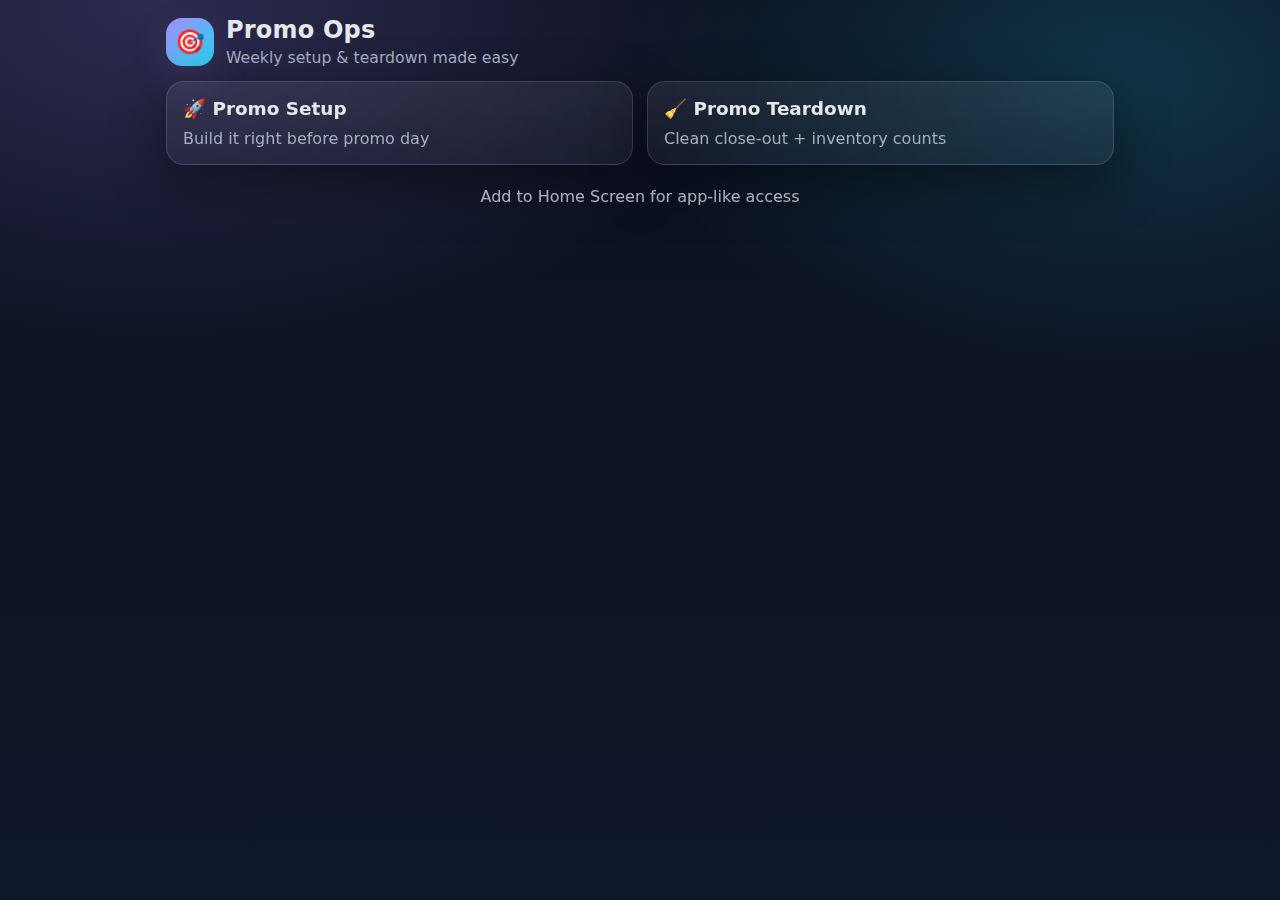
<file: index.html>
<!doctype html>
<html lang="en">
<head>
  <meta charset="utf-8" />
  <meta name="viewport" content="width=device-width, initial-scale=1" />
  <title>Promo Ops</title>
  <link rel="stylesheet" href="./styles.css" />
</head>
<body>
  <div class="wrap">
    <header>
      <div class="brand">
        <div class="logo">🎯</div>
        <div>
          <h1>Promo Ops</h1>
          <div class="sub">Weekly setup & teardown made easy</div>
        </div>
      </div>
    </header>

    <section class="grid">
      <a class="card bigBtn" href="./setup.html">
        <h2>🚀 Promo Setup</h2>
        <p>Build it right before promo day</p>
      </a>

      <a class="card bigBtn" href="./teardown.html">
        <h2>🧹 Promo Teardown</h2>
        <p>Clean close-out + inventory counts</p>
      </a>
    </section>

    <footer>Add to Home Screen for app-like access</footer>
  </div>
</body>
</html>
</file>
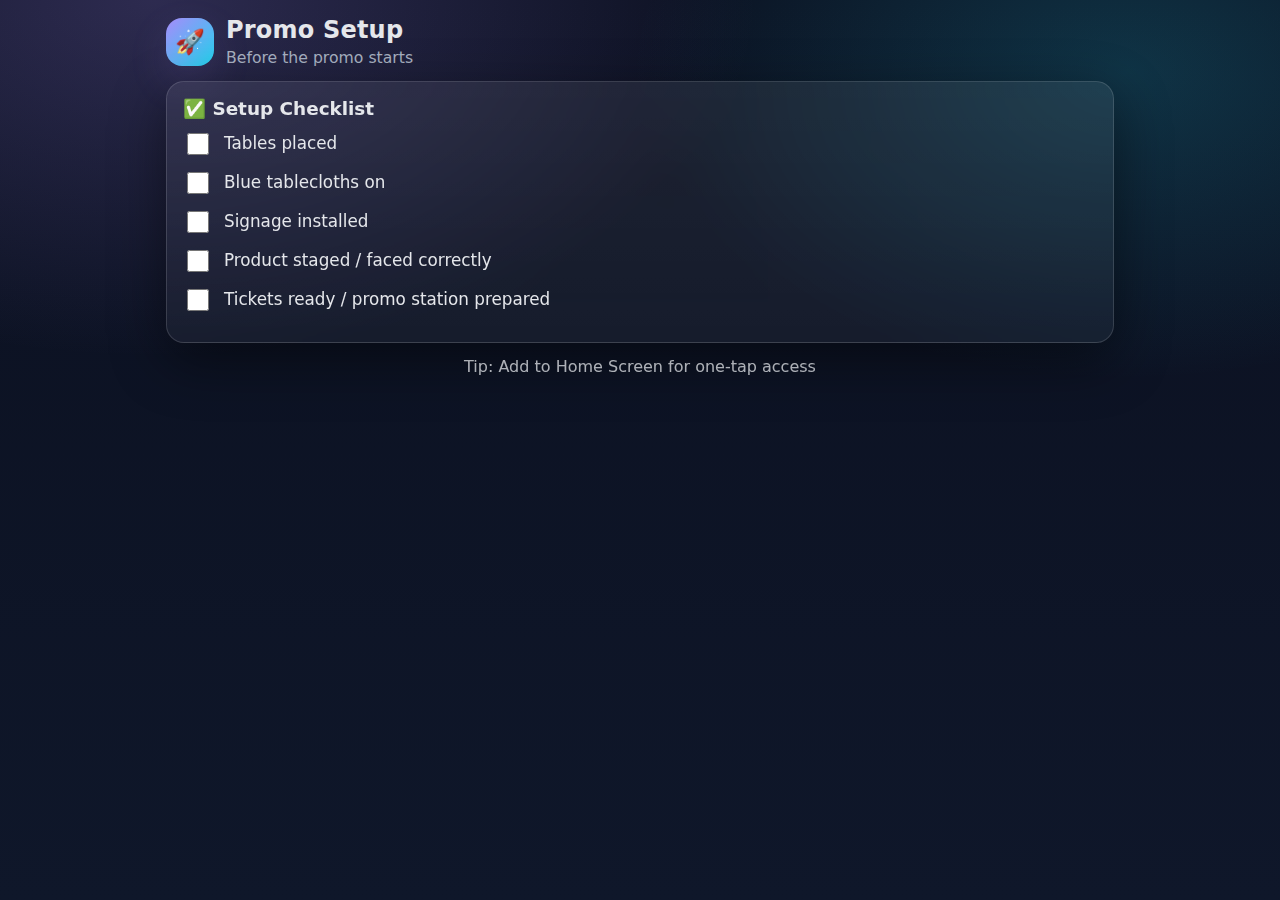
<file: setup.html>
<!doctype html>
<html lang="en">
<head>
  <meta charset="utf-8" />
  <meta name="viewport" content="width=device-width, initial-scale=1" />
  <title>Promo Setup</title>
  <link rel="stylesheet" href="./styles.css" />
</head>
<body>
<div class="wrap">
  <header>
    <div class="brand">
      <div class="logo">🚀</div>
      <div>
        <h1>Promo Setup</h1>
        <div class="sub">Before the promo starts</div>
      </div>
    </div>
  </header>

  <section class="card">
    <h2>✅ Setup Checklist</h2>

    <label class="chk"><input type="checkbox"><span>Tables placed</span></label>
    <label class="chk"><input type="checkbox"><span>Blue tablecloths on</span></label>
    <label class="chk"><input type="checkbox"><span>Signage installed</span></label>
    <label class="chk"><input type="checkbox"><span>Product staged / faced correctly</span></label>
    <label class="chk"><input type="checkbox"><span>Tickets ready / promo station prepared</span></label>
  </section>

  <footer>Tip: Add to Home Screen for one-tap access</footer>
</div>
</body>
</html>
</file>
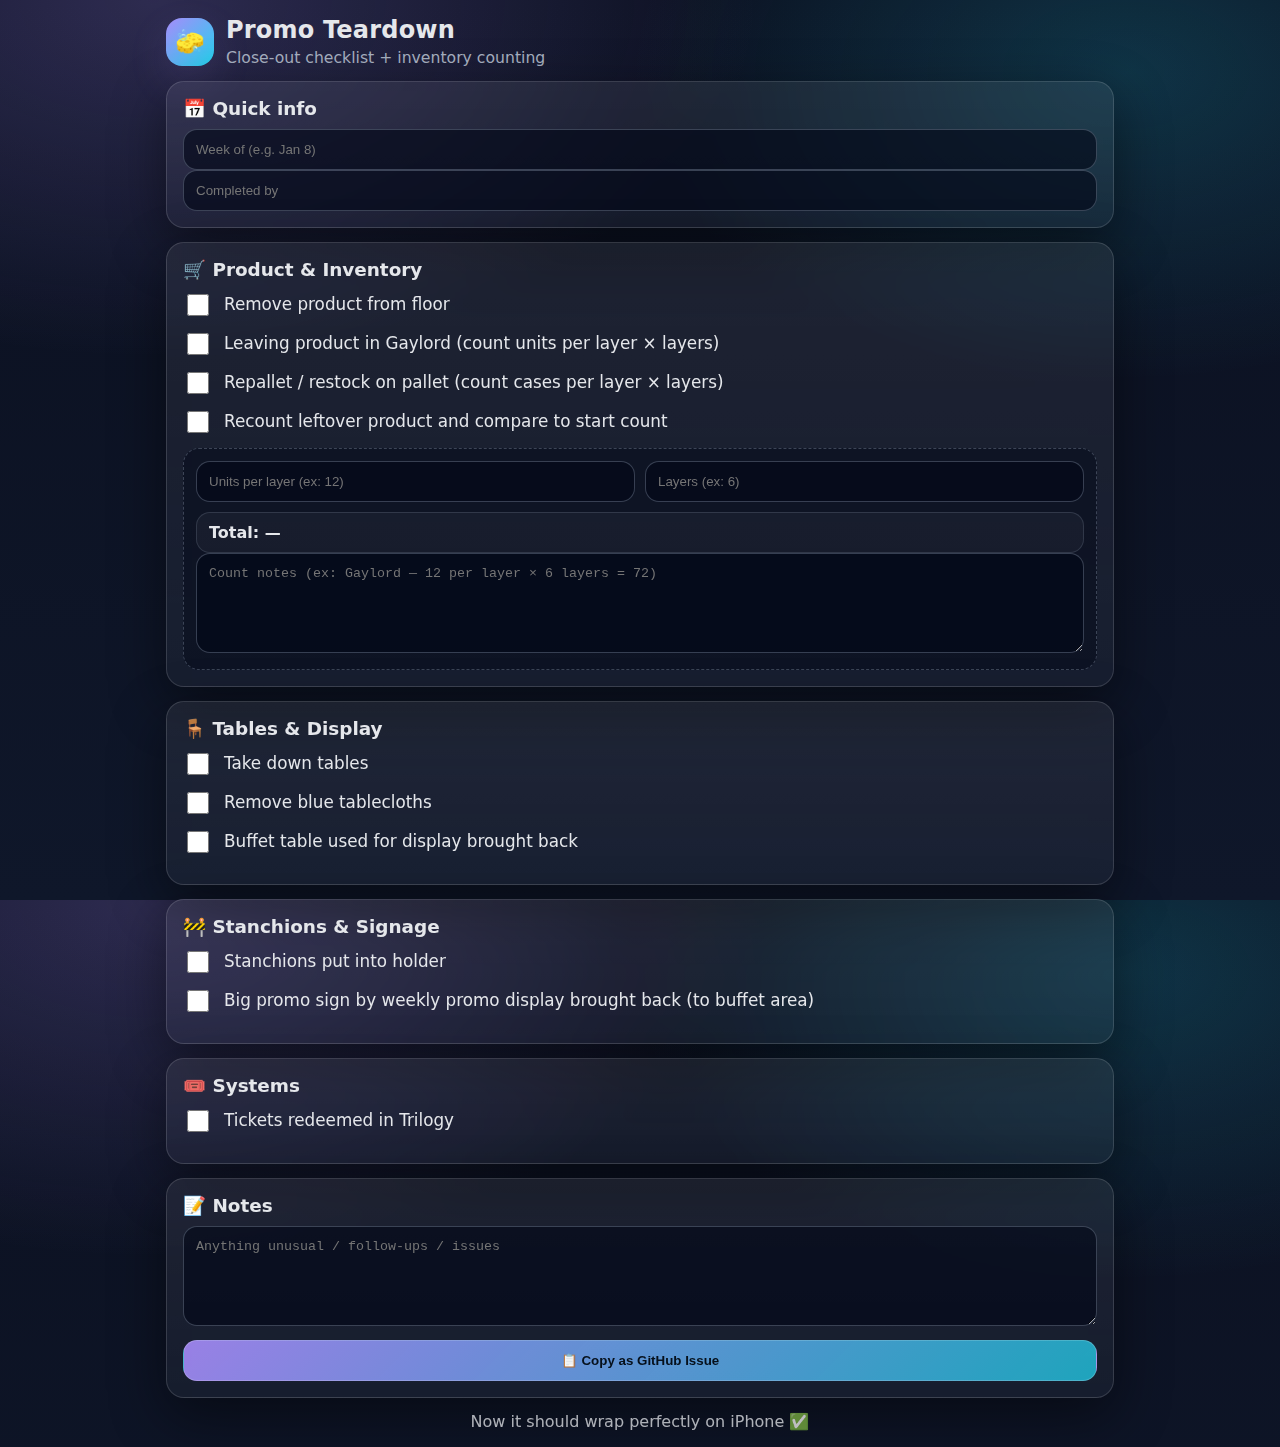
<file: teardown.html>
<!doctype html>
<html lang="en">
<head>
  <meta charset="utf-8" />
  <meta name="viewport" content="width=device-width, initial-scale=1" />
  <title>Promo Teardown</title>
  <link rel="stylesheet" href="./styles.css" />
</head>
<body>
<div class="wrap">
  <header>
    <div class="brand">
      <div class="logo">🧽</div>
      <div>
        <h1>Promo Teardown</h1>
        <div class="sub">Close-out checklist + inventory counting</div>
      </div>
    </div>
  </header>

  <section class="card">
    <h2>📅 Quick info</h2>
    <input id="weekOf" placeholder="Week of (e.g. Jan 8)" />
    <input id="completedBy" placeholder="Completed by" />
  </section>

  <section class="card">
    <h2>🛒 Product & Inventory</h2>

    <label class="chk"><input type="checkbox"><span>Remove product from floor</span></label>
    <label class="chk"><input type="checkbox"><span>Leaving product in Gaylord (count units per layer × layers)</span></label>
    <label class="chk"><input type="checkbox"><span>Repallet / restock on pallet (count cases per layer × layers)</span></label>
    <label class="chk"><input type="checkbox"><span>Recount leftover product and compare to start count</span></label>

    <div class="calc">
      <div class="row">
        <input id="perLayer" type="number" placeholder="Units per layer (ex: 12)" />
        <input id="layers" type="number" placeholder="Layers (ex: 6)" />
      </div>

      <div class="stat">Total: <b id="total">—</b></div>

      <textarea placeholder="Count notes (ex: Gaylord — 12 per layer × 6 layers = 72)"></textarea>
    </div>
  </section>

  <section class="card">
    <h2>🪑 Tables & Display</h2>
    <label class="chk"><input type="checkbox"><span>Take down tables</span></label>
    <label class="chk"><input type="checkbox"><span>Remove blue tablecloths</span></label>
    <label class="chk"><input type="checkbox"><span>Buffet table used for display brought back</span></label>
  </section>

  <section class="card">
    <h2>🚧 Stanchions & Signage</h2>
    <label class="chk"><input type="checkbox"><span>Stanchions put into holder</span></label>
    <label class="chk"><input type="checkbox"><span>Big promo sign by weekly promo display brought back (to buffet area)</span></label>
  </section>

  <section class="card">
    <h2>🎟️ Systems</h2>
    <label class="chk"><input type="checkbox"><span>Tickets redeemed in Trilogy</span></label>
  </section>

  <section class="card">
    <h2>📝 Notes</h2>
    <textarea placeholder="Anything unusual / follow-ups / issues"></textarea>
    <button onclick="copyIssue()">📋 Copy as GitHub Issue</button>
  </section>

  <footer>Now it should wrap perfectly on iPhone ✅</footer>
</div>

<script src="./app.js"></script>
</body>
</html>
</file>
<file: styles.css>
:root{
  --bg1:#0b1020;
  --bg2:#0f172a;

  --card: rgba(255,255,255,.06);
  --stroke: rgba(255,255,255,.14);

  --text:#e5e7eb;
  --muted:#a7b0c0;

  --accent1:#a78bfa;
  --accent2:#22d3ee;

  --shadow: 0 18px 55px rgba(0,0,0,.45);

  --radius: 18px;
  --pad: 16px;
}

*{ box-sizing:border-box; }
html,body{ height:100%; }

body{
  margin:0;
  font-family: system-ui, -apple-system, Segoe UI, Roboto, Arial, sans-serif;
  color:var(--text);
  background:
    radial-gradient(1100px 650px at 12% 0%, rgba(167,139,250,.22), transparent 55%),
    radial-gradient(900px 560px at 88% 8%, rgba(34,211,238,.18), transparent 55%),
    linear-gradient(180deg,var(--bg1),var(--bg2));
}

.wrap{
  max-width: 980px;
  margin: 0 auto;
  padding: 16px;
}

header{ margin-bottom: 14px; }

.brand{
  display:flex;
  align-items:center;
  gap: 12px;
}

.logo{
  width: 48px;
  height: 48px;
  border-radius: 16px;
  display:grid;
  place-items:center;
  font-size: 24px;
  background: linear-gradient(135deg, var(--accent1), var(--accent2));
  box-shadow: 0 16px 40px rgba(167,139,250,.14);
}

h1{
  margin:0;
  font-size: 1.5rem;
  letter-spacing: .2px;
}

.sub{
  margin-top: 4px;
  color: var(--muted);
  font-size: .98rem;
}

.card{
  background: linear-gradient(180deg, rgba(255,255,255,.07), rgba(255,255,255,.04));
  border: 1px solid var(--stroke);
  border-radius: var(--radius);
  padding: var(--pad);
  margin-bottom: 14px;
  box-shadow: var(--shadow);
  backdrop-filter: blur(10px);
}

.grid{
  display:grid;
  grid-template-columns: 1fr;
  gap: 14px;
}

@media (min-width: 900px){
  .grid{ grid-template-columns: 1fr 1fr; }
}

.bigBtn{
  text-decoration:none;
  color: inherit;
  transition: transform .12s ease, border-color .12s ease;
}

.bigBtn:hover{
  transform: translateY(-2px);
  border-color: rgba(34,211,238,.35);
}

.bigBtn p{
  margin: 6px 0 0;
  color: var(--muted);
}

input, textarea, select{
  width: 100%;
  padding: 12px 12px;
  border-radius: 14px;
  border: 1px solid rgba(148,163,184,.35);
  background: rgba(2,6,23,.62);
  color: var(--text);
  outline: none;
}

textarea{ min-height: 100px; resize: vertical; }

h2{
  margin:0 0 10px;
  font-size: 1.15rem;
}

/* ✅ Checklist row: FIXES iPhone cut-off */
.chk{
  display:flex;
  align-items:flex-start;
  gap: 12px;
  margin: 12px 0;
  width: 100%;
}

.chk input[type="checkbox"]{
  flex-shrink: 0;
  width: 22px;
  height: 22px;
  margin-top: 2px;
  accent-color: var(--accent2);
  transition: transform 0.12s ease;
}

.chk input[type="checkbox"]:checked{
  transform: scale(1.15);
}

.chk span{
  display:block;
  white-space: normal;
  word-break: break-word;
  line-height: 1.45;
  font-size: 1.05rem;
}

/* Calculator area */
.calc{
  margin-top: 10px;
  padding: 12px;
  border-radius: 16px;
  border: 1px dashed rgba(148,163,184,.35);
  background: rgba(2,6,23,.45);
}

.calc .row{
  display:flex;
  gap: 10px;
  flex-wrap: wrap;
  margin-bottom: 10px;
}

.calc .row > *{
  flex: 1 1 160px;
}

.stat{
  margin-top: 8px;
  padding: 10px 12px;
  border-radius: 14px;
  background: rgba(255,255,255,.04);
  border: 1px solid rgba(148,163,184,.20);
  font-weight: 800;
}

/* Buttons */
button{
  width: 100%;
  margin-top: 10px;
  padding: 12px 14px;
  border-radius: 14px;
  border: 1px solid rgba(255,255,255,.18);
  background: linear-gradient(135deg, rgba(167,139,250,.90), rgba(34,211,238,.75));
  color: #06101b;
  font-weight: 900;
  cursor: pointer;
}

button:active{ transform: translateY(1px); }

footer{
  margin-top: 8px;
  opacity: .75;
  text-align:center;
}

/* 📱 Readability boost on small screens */
@media (max-width: 480px){
  body{ font-size: 17px; }
  h1{ font-size: 1.45rem; }
  h2{ font-size: 1.18rem; }
}
</file>
